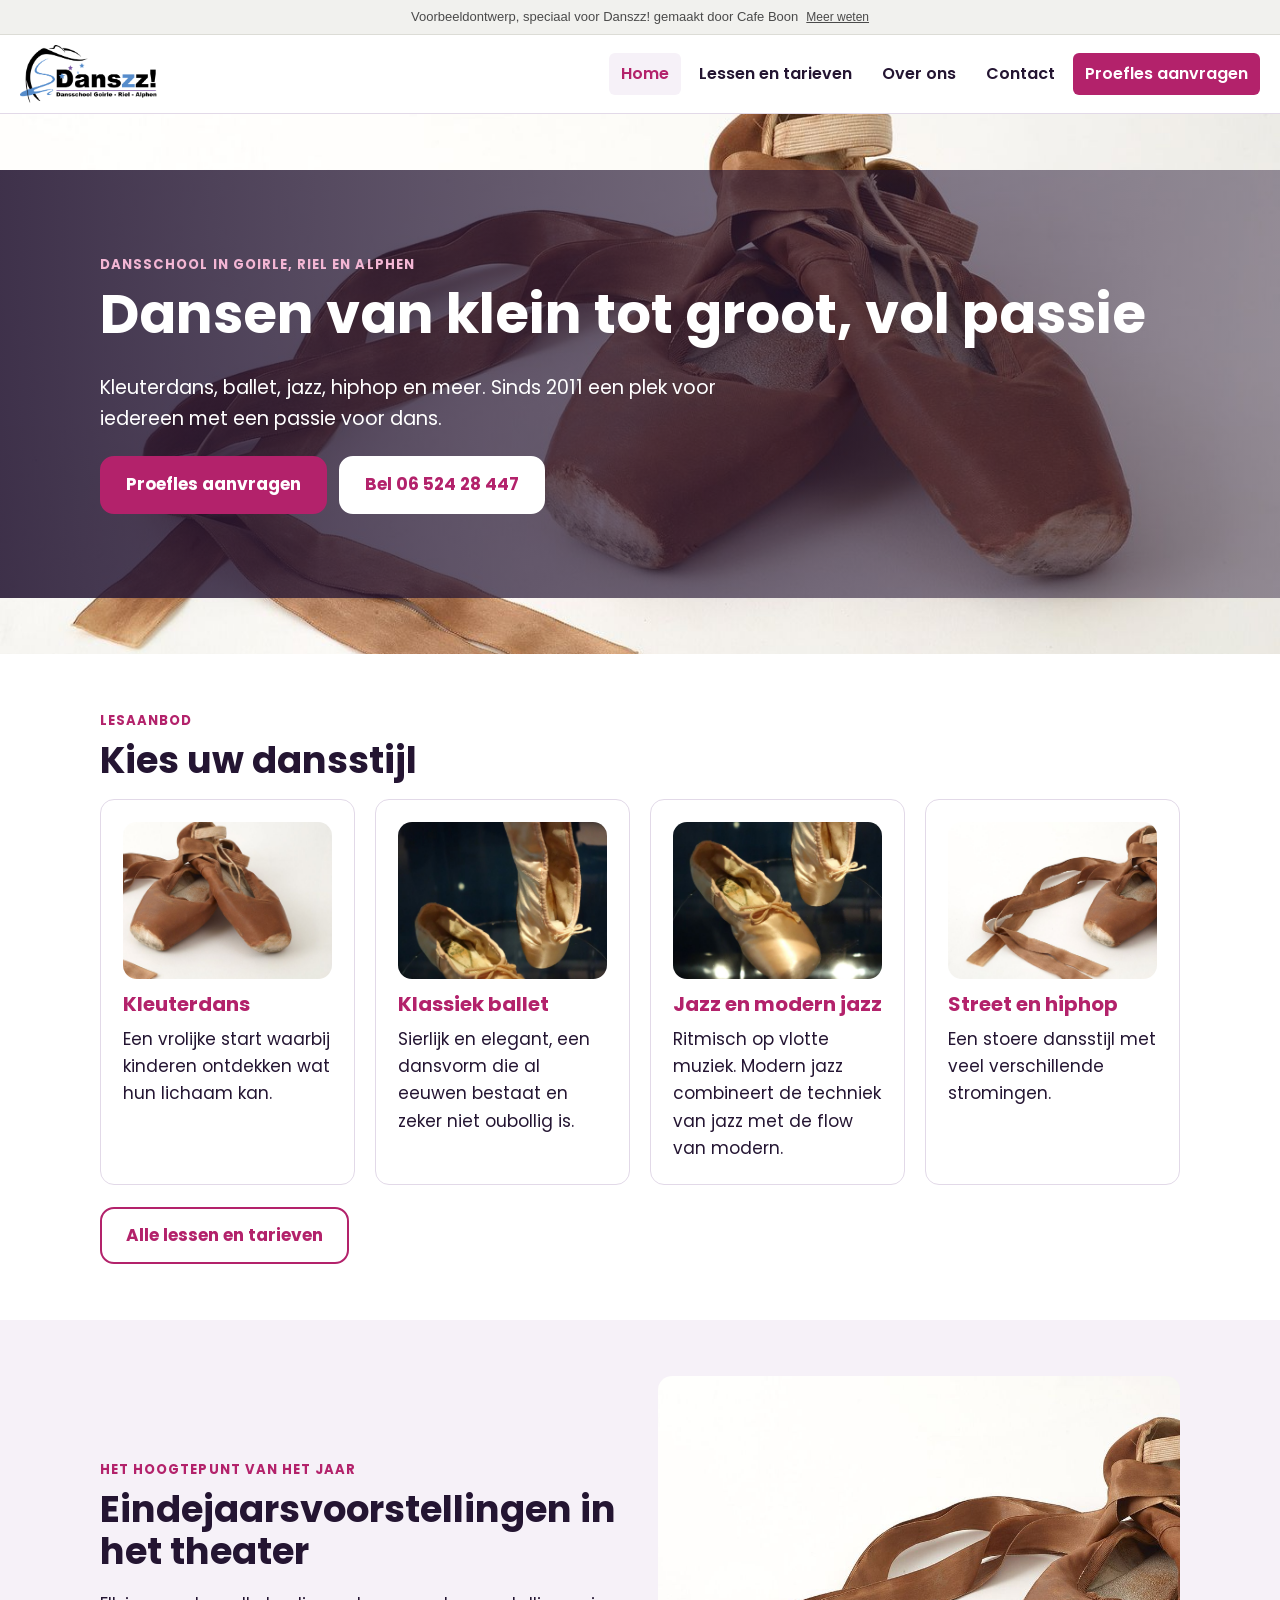
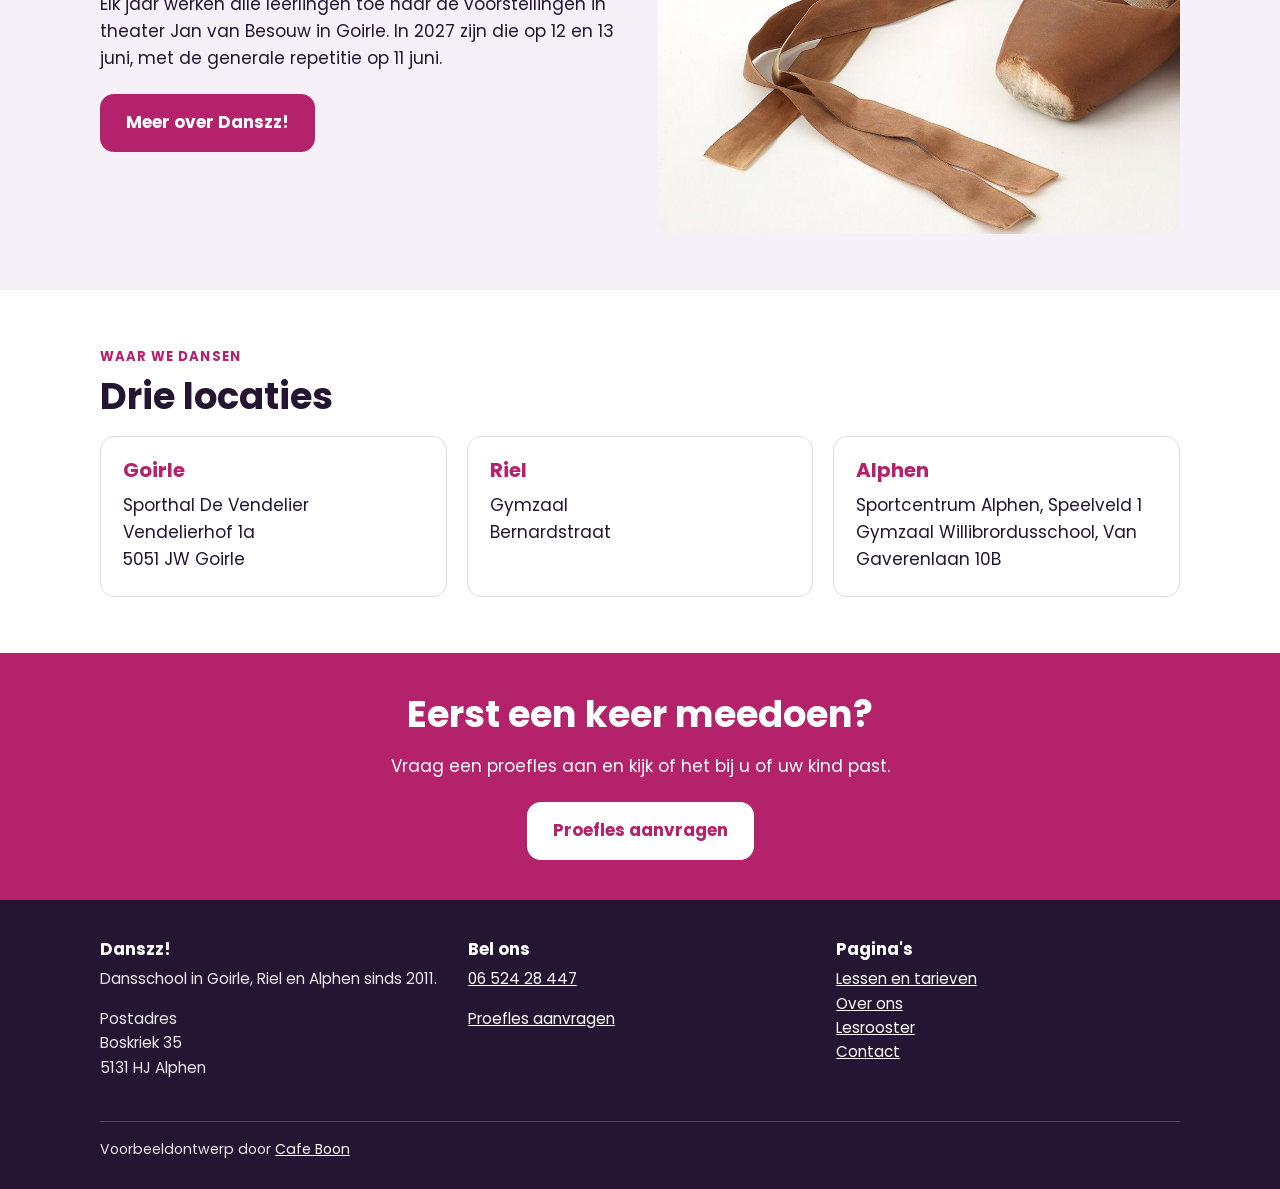
<file: index.html>
<!doctype html>
<html lang="nl">
<head>
<meta charset="utf-8">
<meta name="viewport" content="width=device-width, initial-scale=1">
<title>Danszz! Dansschool in Goirle, Riel en Alphen</title>
<meta name="description" content="Danszz! is een dansschool in Goirle, Riel en Alphen, vlakbij Breda. Kleuterdans, ballet, jazz en hiphop. Vraag een proefles aan.">
<meta name="robots" content="noindex">
<link rel="icon" href="images/favicon.png">
<meta property="og:title" content="Danszz! Dansschool in Goirle, Riel en Alphen">
<meta property="og:description" content="Danszz! is een dansschool in Goirle, Riel en Alphen, vlakbij Breda. Kleuterdans, ballet, jazz en hiphop. Vraag een proefles aan.">
<meta property="og:image" content="https://danszz.cafeboon.com/images/og.jpg">
<meta property="og:type" content="website">
<link rel="preconnect" href="https://fonts.googleapis.com">
<link rel="preconnect" href="https://fonts.gstatic.com" crossorigin>
<link href="https://fonts.googleapis.com/css2?family=Poppins:wght@400;500;600;700&display=swap" rel="stylesheet">
<link rel="stylesheet" href="style.css">
</head>
<body>
<div class="vb-banner" role="note"><span>Voorbeeldontwerp, speciaal voor Danszz! gemaakt door Cafe Boon</span><a href="https://cafeboon.com">Meer weten</a></div>
<header class="top">
<a class="brand" href="index.html"><img src="images/logo.png" alt="Danszz!" height="58"></a>
<nav><a aria-current="page" href="index.html">Home</a><a href="aanbod.html">Lessen en tarieven</a><a href="over.html">Over ons</a><a href="contact.html">Contact</a><a class="cta" href="contact.html#formulier">Proefles aanvragen</a></nav>
</header>
<main>
<section class="hero img" style="background-image:url(images/hero.jpg)"><div class="shade"><div class="wrap">
<p class="kicker" style="color:#f3b6d4">Dansschool in Goirle, Riel en Alphen</p><h1>Dansen van klein tot groot, vol passie</h1>
<p class="lead">Kleuterdans, ballet, jazz, hiphop en meer. Sinds 2011 een plek voor iedereen met een passie voor dans.</p>
<div class="btns"><a class="btn" href="contact.html#formulier">Proefles aanvragen</a><a class="btn light" href="tel:+31652428447">Bel 06 524 28 447</a></div></div></div></section>
<section><div class="wrap"><p class="kicker">Lesaanbod</p><h2>Kies uw dansstijl</h2><div class="grid"><div class="card"><img src="images/kleuters.jpg" alt="Kleuterdans"><h3>Kleuterdans</h3><p>Een vrolijke start waarbij kinderen ontdekken wat hun lichaam kan.</p></div><div class="card"><img src="images/ballet.jpg" alt="Klassiek ballet"><h3>Klassiek ballet</h3><p>Sierlijk en elegant, een dansvorm die al eeuwen bestaat en zeker niet oubollig is.</p></div><div class="card"><img src="images/podium.jpg" alt="Jazz en modern jazz"><h3>Jazz en modern jazz</h3><p>Ritmisch op vlotte muziek. Modern jazz combineert de techniek van jazz met de flow van modern.</p></div><div class="card"><img src="images/groep.jpg" alt="Street en hiphop"><h3>Street en hiphop</h3><p>Een stoere dansstijl met veel verschillende stromingen.</p></div></div>
<div class="btns"><a class="btn alt" href="aanbod.html">Alle lessen en tarieven</a></div></div></section>
<section class="alt"><div class="wrap split"><div><p class="kicker">Het hoogtepunt van het jaar</p><h2>Eindejaarsvoorstellingen in het theater</h2><p>Elk jaar werken alle leerlingen toe naar de voorstellingen in theater Jan van Besouw in Goirle. In 2027 zijn die op 12 en 13 juni, met de generale repetitie op 11 juni.</p><div class="btns"><a class="btn" href="over.html">Meer over Danszz!</a></div></div><img src="images/groep.jpg" alt=""></div></section>
<section><div class="wrap"><p class="kicker">Waar we dansen</p><h2>Drie locaties</h2><div class="grid">
<div class="card"><h3>Goirle</h3><p>Sporthal De Vendelier<br>Vendelierhof 1a<br>5051 JW Goirle</p></div>
<div class="card"><h3>Riel</h3><p>Gymzaal<br>Bernardstraat</p></div>
<div class="card"><h3>Alphen</h3><p>Sportcentrum Alphen, Speelveld 1<br>Gymzaal Willibrordusschool, Van Gaverenlaan 10B</p></div></div></div></section>
<section class="band"><div class="wrap"><h2>Eerst een keer meedoen?</h2><p>Vraag een proefles aan en kijk of het bij u of uw kind past.</p><div class="btns" style="justify-content:center"><a class="btn light" href="contact.html#formulier">Proefles aanvragen</a></div></div></section>
</main>
<footer>
<div class="wrap">
<div class="cols"><div><h3>Danszz!</h3><p>Dansschool in Goirle, Riel en Alphen sinds 2011.</p><p>Postadres<br>Boskriek 35<br>5131 HJ Alphen</p></div>
<div><h3>Bel ons</h3><p><a href="tel:+31652428447">06 524 28 447</a></p><p><a href="contact.html#formulier">Proefles aanvragen</a></p></div>
<div><h3>Pagina's</h3><p><a href="aanbod.html">Lessen en tarieven</a><br><a href="over.html">Over ons</a><br><a href="binnenkort.html">Lesrooster</a><br><a href="contact.html">Contact</a></p></div></div>
<div class="credit">Voorbeeldontwerp door <a href="https://cafeboon.com">Cafe Boon</a></div>
</div>
</footer>
<script>
document.querySelectorAll('form.vf').forEach(function(f){f.addEventListener('submit',function(e){e.preventDefault();var o=f.querySelector('.vf-ok');if(o){o.classList.add('show');o.scrollIntoView({block:'center'});}f.reset();});});
</script>
</body>
</html>
</file>
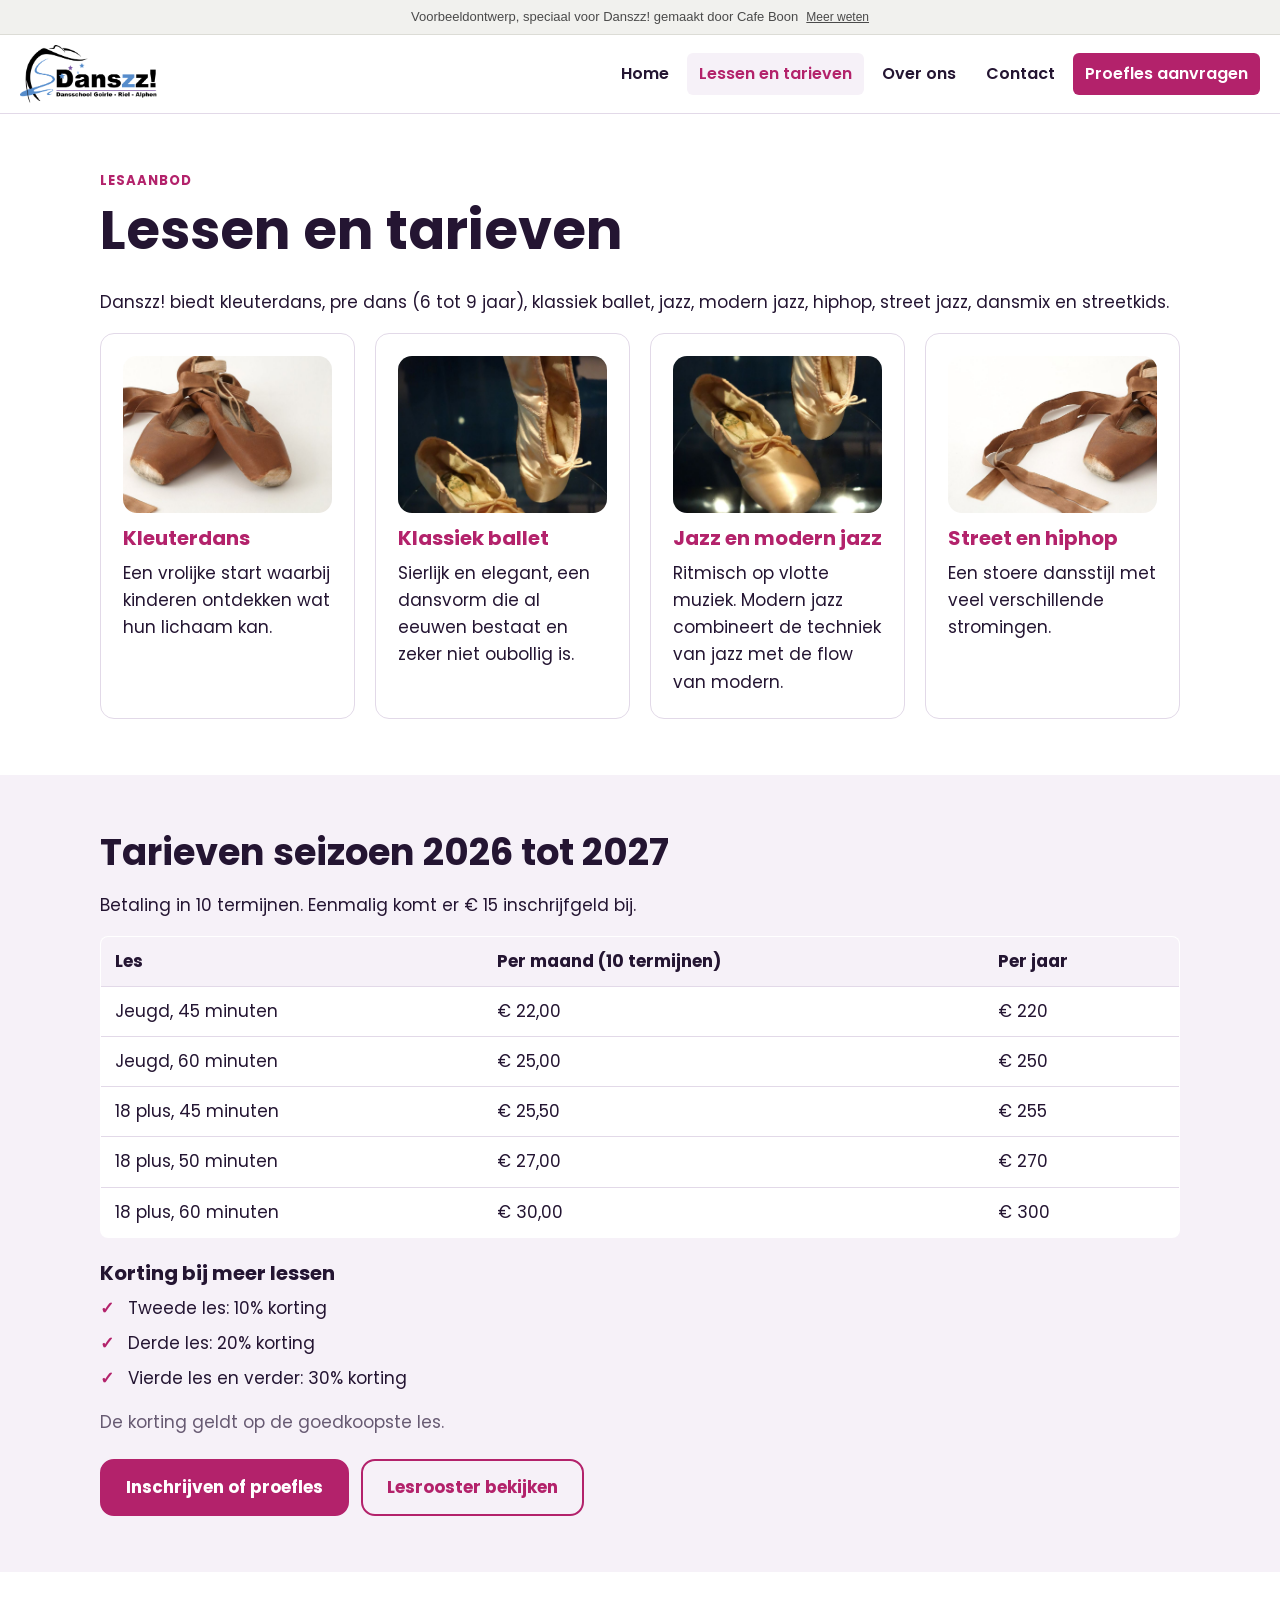
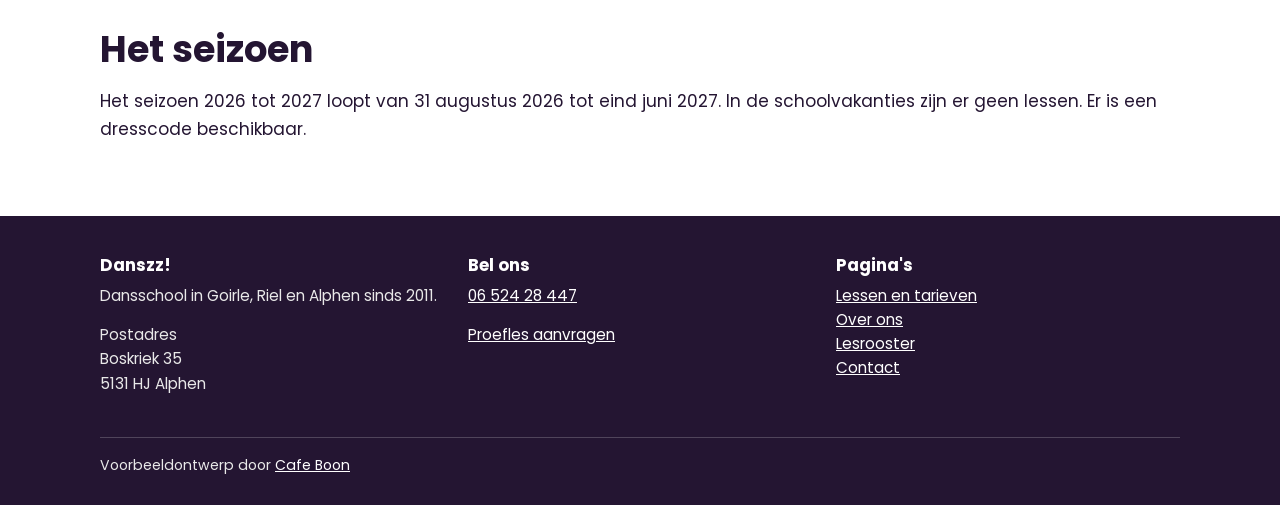
<file: aanbod.html>
<!doctype html>
<html lang="nl">
<head>
<meta charset="utf-8">
<meta name="viewport" content="width=device-width, initial-scale=1">
<title>Lessen en tarieven | Danszz! dansschool</title>
<meta name="description" content="Kleuterdans, klassiek ballet, jazz, modern jazz en hiphop bij Danszz! Bekijk de tarieven voor seizoen 2026 tot 2027.">
<meta name="robots" content="noindex">
<link rel="icon" href="images/favicon.png">
<meta property="og:title" content="Lessen en tarieven | Danszz! dansschool">
<meta property="og:description" content="Kleuterdans, klassiek ballet, jazz, modern jazz en hiphop bij Danszz! Bekijk de tarieven voor seizoen 2026 tot 2027.">
<meta property="og:image" content="https://danszz.cafeboon.com/images/og.jpg">
<meta property="og:type" content="website">
<link rel="preconnect" href="https://fonts.googleapis.com">
<link rel="preconnect" href="https://fonts.gstatic.com" crossorigin>
<link href="https://fonts.googleapis.com/css2?family=Poppins:wght@400;500;600;700&display=swap" rel="stylesheet">
<link rel="stylesheet" href="style.css">
</head>
<body>
<div class="vb-banner" role="note"><span>Voorbeeldontwerp, speciaal voor Danszz! gemaakt door Cafe Boon</span><a href="https://cafeboon.com">Meer weten</a></div>
<header class="top">
<a class="brand" href="index.html"><img src="images/logo.png" alt="Danszz!" height="58"></a>
<nav><a href="index.html">Home</a><a aria-current="page" href="aanbod.html">Lessen en tarieven</a><a href="over.html">Over ons</a><a href="contact.html">Contact</a><a class="cta" href="contact.html#formulier">Proefles aanvragen</a></nav>
</header>
<main>
<section><div class="wrap"><p class="kicker">Lesaanbod</p><h1>Lessen en tarieven</h1>
<p>Danszz! biedt kleuterdans, pre dans (6 tot 9 jaar), klassiek ballet, jazz, modern jazz, hiphop, street jazz, dansmix en streetkids.</p><div class="grid"><div class="card"><img src="images/kleuters.jpg" alt="Kleuterdans"><h3>Kleuterdans</h3><p>Een vrolijke start waarbij kinderen ontdekken wat hun lichaam kan.</p></div><div class="card"><img src="images/ballet.jpg" alt="Klassiek ballet"><h3>Klassiek ballet</h3><p>Sierlijk en elegant, een dansvorm die al eeuwen bestaat en zeker niet oubollig is.</p></div><div class="card"><img src="images/podium.jpg" alt="Jazz en modern jazz"><h3>Jazz en modern jazz</h3><p>Ritmisch op vlotte muziek. Modern jazz combineert de techniek van jazz met de flow van modern.</p></div><div class="card"><img src="images/groep.jpg" alt="Street en hiphop"><h3>Street en hiphop</h3><p>Een stoere dansstijl met veel verschillende stromingen.</p></div></div></div></section>
<section class="alt"><div class="wrap"><h2>Tarieven seizoen 2026 tot 2027</h2><p>Betaling in 10 termijnen. Eenmalig komt er € 15 inschrijfgeld bij.</p><table class="t"><tr><th>Les</th><th>Per maand (10 termijnen)</th><th>Per jaar</th></tr>
<tr><td>Jeugd, 45 minuten</td><td>€ 22,00</td><td>€ 220</td></tr><tr><td>Jeugd, 60 minuten</td><td>€ 25,00</td><td>€ 250</td></tr>
<tr><td>18 plus, 45 minuten</td><td>€ 25,50</td><td>€ 255</td></tr><tr><td>18 plus, 50 minuten</td><td>€ 27,00</td><td>€ 270</td></tr><tr><td>18 plus, 60 minuten</td><td>€ 30,00</td><td>€ 300</td></tr></table>
<h3 style="margin-top:24px">Korting bij meer lessen</h3><ul class="ticks"><li>Tweede les: 10% korting</li><li>Derde les: 20% korting</li><li>Vierde les en verder: 30% korting</li></ul><p class="pgmeta">De korting geldt op de goedkoopste les.</p>
<div class="btns"><a class="btn" href="contact.html#formulier">Inschrijven of proefles</a><a class="btn alt" href="binnenkort.html">Lesrooster bekijken</a></div></div></section>
<section><div class="wrap"><h2>Het seizoen</h2><p>Het seizoen 2026 tot 2027 loopt van 31 augustus 2026 tot eind juni 2027. In de schoolvakanties zijn er geen lessen. Er is een dresscode beschikbaar.</p></div></section>
</main>
<footer>
<div class="wrap">
<div class="cols"><div><h3>Danszz!</h3><p>Dansschool in Goirle, Riel en Alphen sinds 2011.</p><p>Postadres<br>Boskriek 35<br>5131 HJ Alphen</p></div>
<div><h3>Bel ons</h3><p><a href="tel:+31652428447">06 524 28 447</a></p><p><a href="contact.html#formulier">Proefles aanvragen</a></p></div>
<div><h3>Pagina's</h3><p><a href="aanbod.html">Lessen en tarieven</a><br><a href="over.html">Over ons</a><br><a href="binnenkort.html">Lesrooster</a><br><a href="contact.html">Contact</a></p></div></div>
<div class="credit">Voorbeeldontwerp door <a href="https://cafeboon.com">Cafe Boon</a></div>
</div>
</footer>
<script>
document.querySelectorAll('form.vf').forEach(function(f){f.addEventListener('submit',function(e){e.preventDefault();var o=f.querySelector('.vf-ok');if(o){o.classList.add('show');o.scrollIntoView({block:'center'});}f.reset();});});
</script>
</body>
</html>
</file>
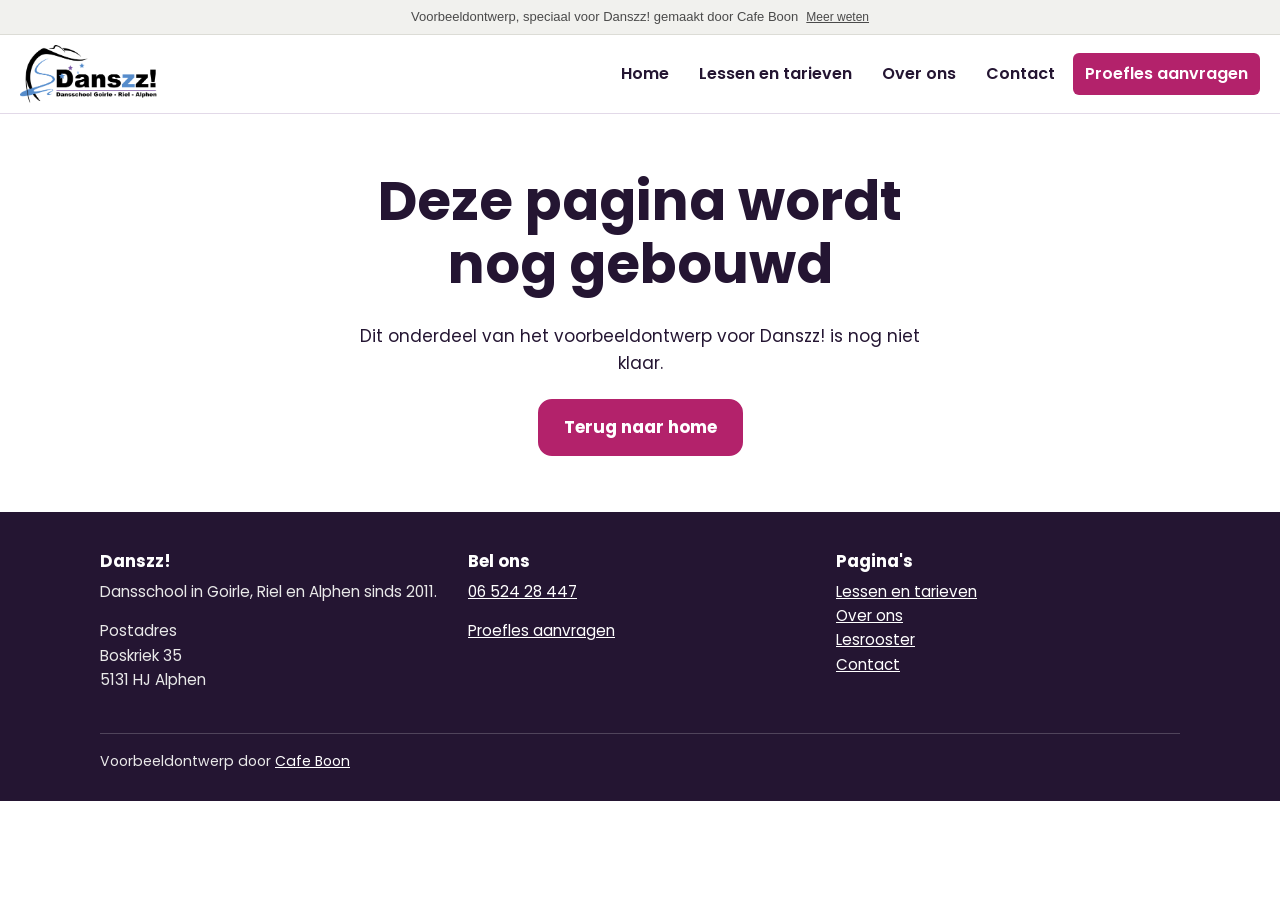
<file: binnenkort.html>
<!doctype html>
<html lang="nl">
<head>
<meta charset="utf-8">
<meta name="viewport" content="width=device-width, initial-scale=1">
<title>Binnenkort | Danszz!</title>
<meta name="description" content="Deze pagina wordt nog gebouwd.">
<meta name="robots" content="noindex">
<link rel="icon" href="images/favicon.png">
<meta property="og:title" content="Binnenkort | Danszz!">
<meta property="og:description" content="Deze pagina wordt nog gebouwd.">
<meta property="og:image" content="https://danszz.cafeboon.com/images/og.jpg">
<meta property="og:type" content="website">
<link rel="preconnect" href="https://fonts.googleapis.com">
<link rel="preconnect" href="https://fonts.gstatic.com" crossorigin>
<link href="https://fonts.googleapis.com/css2?family=Poppins:wght@400;500;600;700&display=swap" rel="stylesheet">
<link rel="stylesheet" href="style.css">
</head>
<body>
<div class="vb-banner" role="note"><span>Voorbeeldontwerp, speciaal voor Danszz! gemaakt door Cafe Boon</span><a href="https://cafeboon.com">Meer weten</a></div>
<header class="top">
<a class="brand" href="index.html"><img src="images/logo.png" alt="Danszz!" height="58"></a>
<nav><a href="index.html">Home</a><a href="aanbod.html">Lessen en tarieven</a><a href="over.html">Over ons</a><a href="contact.html">Contact</a><a class="cta" href="contact.html#formulier">Proefles aanvragen</a></nav>
</header>
<main>
<section><div class="wrap" style="text-align:center;max-width:640px">
<h1>Deze pagina wordt nog gebouwd</h1>
<p>Dit onderdeel van het voorbeeldontwerp voor Danszz! is nog niet klaar.</p>
<div class="btns" style="justify-content:center"><a class="btn" href="index.html">Terug naar home</a></div>
</div></section>
</main>
<footer>
<div class="wrap">
<div class="cols"><div><h3>Danszz!</h3><p>Dansschool in Goirle, Riel en Alphen sinds 2011.</p><p>Postadres<br>Boskriek 35<br>5131 HJ Alphen</p></div>
<div><h3>Bel ons</h3><p><a href="tel:+31652428447">06 524 28 447</a></p><p><a href="contact.html#formulier">Proefles aanvragen</a></p></div>
<div><h3>Pagina's</h3><p><a href="aanbod.html">Lessen en tarieven</a><br><a href="over.html">Over ons</a><br><a href="binnenkort.html">Lesrooster</a><br><a href="contact.html">Contact</a></p></div></div>
<div class="credit">Voorbeeldontwerp door <a href="https://cafeboon.com">Cafe Boon</a></div>
</div>
</footer>
<script>
document.querySelectorAll('form.vf').forEach(function(f){f.addEventListener('submit',function(e){e.preventDefault();var o=f.querySelector('.vf-ok');if(o){o.classList.add('show');o.scrollIntoView({block:'center'});}f.reset();});});
</script>
</body>
</html>
</file>
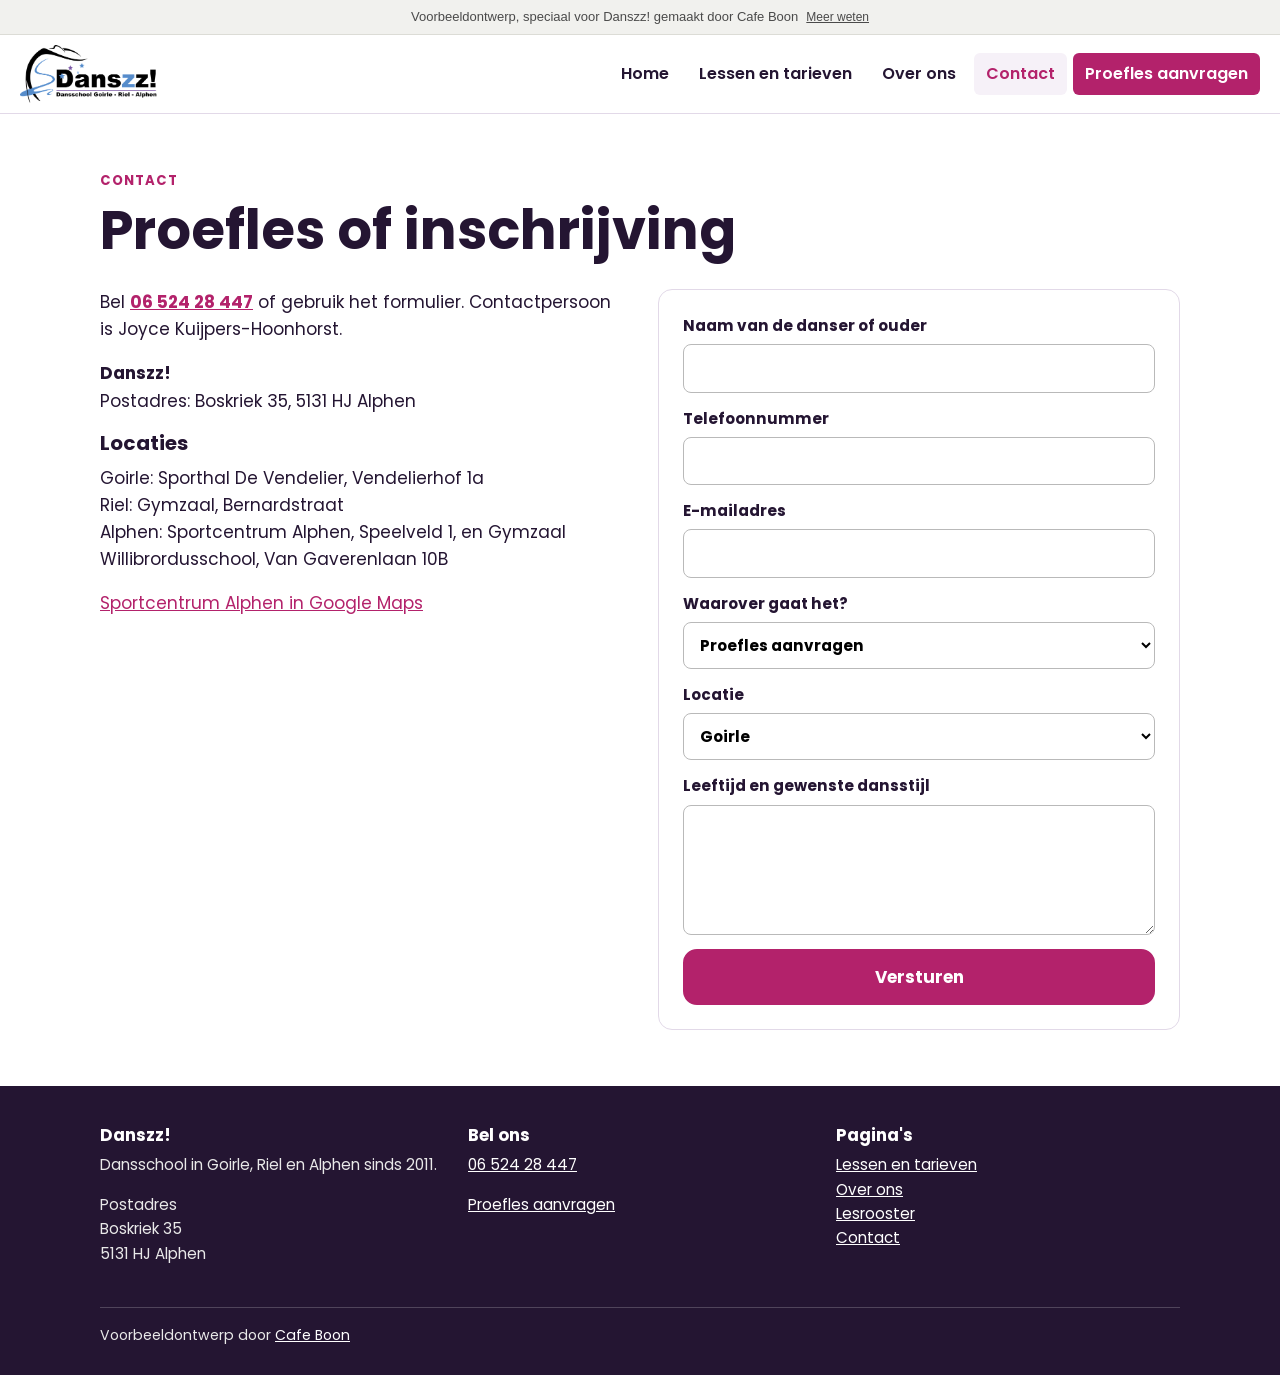
<file: contact.html>
<!doctype html>
<html lang="nl">
<head>
<meta charset="utf-8">
<meta name="viewport" content="width=device-width, initial-scale=1">
<title>Contact en proefles | Danszz! dansschool</title>
<meta name="description" content="Bel 06 524 28 447 of vraag een proefles aan bij Danszz! in Goirle, Riel of Alphen.">
<meta name="robots" content="noindex">
<link rel="icon" href="images/favicon.png">
<meta property="og:title" content="Contact en proefles | Danszz! dansschool">
<meta property="og:description" content="Bel 06 524 28 447 of vraag een proefles aan bij Danszz! in Goirle, Riel of Alphen.">
<meta property="og:image" content="https://danszz.cafeboon.com/images/og.jpg">
<meta property="og:type" content="website">
<link rel="preconnect" href="https://fonts.googleapis.com">
<link rel="preconnect" href="https://fonts.gstatic.com" crossorigin>
<link href="https://fonts.googleapis.com/css2?family=Poppins:wght@400;500;600;700&display=swap" rel="stylesheet">
<link rel="stylesheet" href="style.css">
</head>
<body>
<div class="vb-banner" role="note"><span>Voorbeeldontwerp, speciaal voor Danszz! gemaakt door Cafe Boon</span><a href="https://cafeboon.com">Meer weten</a></div>
<header class="top">
<a class="brand" href="index.html"><img src="images/logo.png" alt="Danszz!" height="58"></a>
<nav><a href="index.html">Home</a><a href="aanbod.html">Lessen en tarieven</a><a href="over.html">Over ons</a><a aria-current="page" href="contact.html">Contact</a><a class="cta" href="contact.html#formulier">Proefles aanvragen</a></nav>
</header>
<main>
<section><div class="wrap"><p class="kicker">Contact</p><h1>Proefles of inschrijving</h1>
<div class="split" style="align-items:start"><div><p>Bel <a href="tel:+31652428447"><strong>06 524 28 447</strong></a> of gebruik het formulier. Contactpersoon is Joyce Kuijpers-Hoonhorst.</p><p><strong>Danszz!</strong><br>Postadres: Boskriek 35, 5131 HJ Alphen</p>
<h3>Locaties</h3><p>Goirle: Sporthal De Vendelier, Vendelierhof 1a<br>Riel: Gymzaal, Bernardstraat<br>Alphen: Sportcentrum Alphen, Speelveld 1, en Gymzaal Willibrordusschool, Van Gaverenlaan 10B</p><p><a href="https://www.google.com/maps/search/?api=1&query=Speelveld+1+Alphen">Sportcentrum Alphen in Google Maps</a></p></div>
<div><form class="vf" id="formulier" action="#"><label>Naam van de danser of ouder<input type="text" name="naam"></label><label>Telefoonnummer<input type="tel" name="tel"></label><label>E-mailadres<input type="email" name="mail"></label><label>Waarover gaat het?<select name="onderwerp"><option>Proefles aanvragen</option><option>Inschrijven</option><option>Vraag over de lessen</option></select></label><label>Locatie<select name="locatie"><option>Goirle</option><option>Riel</option><option>Alphen</option></select></label><label>Leeftijd en gewenste dansstijl<textarea name="bericht"></textarea></label><button class="btn" type="submit">Versturen</button><div class="vf-ok" role="status">Dit is een voorbeeldsite van Cafe Boon. Er is niets verstuurd. Op de echte website komt uw bericht direct bij het bedrijf aan.</div></form></div></div></div></section>
</main>
<footer>
<div class="wrap">
<div class="cols"><div><h3>Danszz!</h3><p>Dansschool in Goirle, Riel en Alphen sinds 2011.</p><p>Postadres<br>Boskriek 35<br>5131 HJ Alphen</p></div>
<div><h3>Bel ons</h3><p><a href="tel:+31652428447">06 524 28 447</a></p><p><a href="contact.html#formulier">Proefles aanvragen</a></p></div>
<div><h3>Pagina's</h3><p><a href="aanbod.html">Lessen en tarieven</a><br><a href="over.html">Over ons</a><br><a href="binnenkort.html">Lesrooster</a><br><a href="contact.html">Contact</a></p></div></div>
<div class="credit">Voorbeeldontwerp door <a href="https://cafeboon.com">Cafe Boon</a></div>
</div>
</footer>
<script>
document.querySelectorAll('form.vf').forEach(function(f){f.addEventListener('submit',function(e){e.preventDefault();var o=f.querySelector('.vf-ok');if(o){o.classList.add('show');o.scrollIntoView({block:'center'});}f.reset();});});
</script>
</body>
</html>
</file>
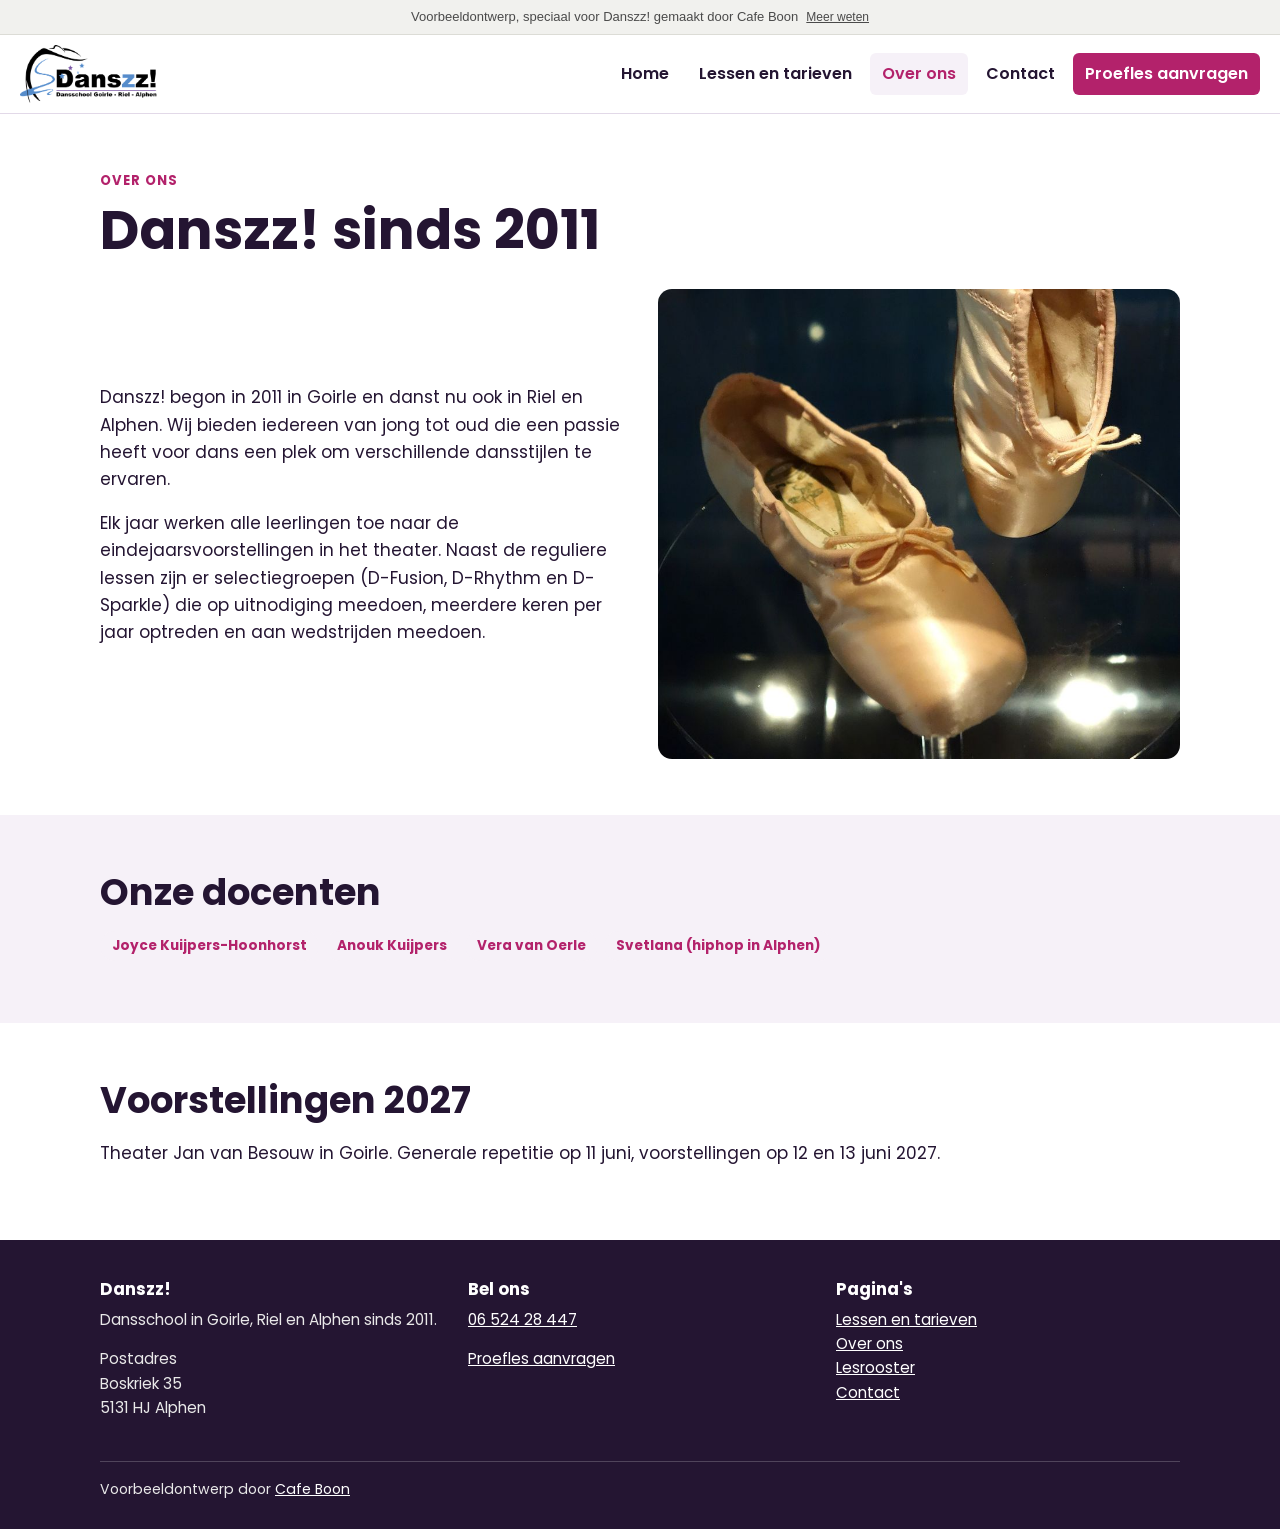
<file: over.html>
<!doctype html>
<html lang="nl">
<head>
<meta charset="utf-8">
<meta name="viewport" content="width=device-width, initial-scale=1">
<title>Over Danszz! | Dansschool sinds 2011</title>
<meta name="description" content="Danszz! danst sinds 2011 in Goirle, Riel en Alphen. Docenten, selectiegroepen en de eindejaarsvoorstellingen.">
<meta name="robots" content="noindex">
<link rel="icon" href="images/favicon.png">
<meta property="og:title" content="Over Danszz! | Dansschool sinds 2011">
<meta property="og:description" content="Danszz! danst sinds 2011 in Goirle, Riel en Alphen. Docenten, selectiegroepen en de eindejaarsvoorstellingen.">
<meta property="og:image" content="https://danszz.cafeboon.com/images/og.jpg">
<meta property="og:type" content="website">
<link rel="preconnect" href="https://fonts.googleapis.com">
<link rel="preconnect" href="https://fonts.gstatic.com" crossorigin>
<link href="https://fonts.googleapis.com/css2?family=Poppins:wght@400;500;600;700&display=swap" rel="stylesheet">
<link rel="stylesheet" href="style.css">
</head>
<body>
<div class="vb-banner" role="note"><span>Voorbeeldontwerp, speciaal voor Danszz! gemaakt door Cafe Boon</span><a href="https://cafeboon.com">Meer weten</a></div>
<header class="top">
<a class="brand" href="index.html"><img src="images/logo.png" alt="Danszz!" height="58"></a>
<nav><a href="index.html">Home</a><a href="aanbod.html">Lessen en tarieven</a><a aria-current="page" href="over.html">Over ons</a><a href="contact.html">Contact</a><a class="cta" href="contact.html#formulier">Proefles aanvragen</a></nav>
</header>
<main>
<section><div class="wrap"><p class="kicker">Over ons</p><h1>Danszz! sinds 2011</h1>
<div class="split"><div><p>Danszz! begon in 2011 in Goirle en danst nu ook in Riel en Alphen. Wij bieden iedereen van jong tot oud die een passie heeft voor dans een plek om verschillende dansstijlen te ervaren.</p>
<p>Elk jaar werken alle leerlingen toe naar de eindejaarsvoorstellingen in het theater. Naast de reguliere lessen zijn er selectiegroepen (D-Fusion, D-Rhythm en D-Sparkle) die op uitnodiging meedoen, meerdere keren per jaar optreden en aan wedstrijden meedoen.</p></div><img src="images/podium.jpg" alt=""></div></div></section>
<section class="alt"><div class="wrap"><h2>Onze docenten</h2><span class="pill">Joyce Kuijpers-Hoonhorst</span><span class="pill">Anouk Kuijpers</span><span class="pill">Vera van Oerle</span><span class="pill">Svetlana (hiphop in Alphen)</span></div></section>
<section><div class="wrap"><h2>Voorstellingen 2027</h2><p>Theater Jan van Besouw in Goirle. Generale repetitie op 11 juni, voorstellingen op 12 en 13 juni 2027.</p></div></section>
</main>
<footer>
<div class="wrap">
<div class="cols"><div><h3>Danszz!</h3><p>Dansschool in Goirle, Riel en Alphen sinds 2011.</p><p>Postadres<br>Boskriek 35<br>5131 HJ Alphen</p></div>
<div><h3>Bel ons</h3><p><a href="tel:+31652428447">06 524 28 447</a></p><p><a href="contact.html#formulier">Proefles aanvragen</a></p></div>
<div><h3>Pagina's</h3><p><a href="aanbod.html">Lessen en tarieven</a><br><a href="over.html">Over ons</a><br><a href="binnenkort.html">Lesrooster</a><br><a href="contact.html">Contact</a></p></div></div>
<div class="credit">Voorbeeldontwerp door <a href="https://cafeboon.com">Cafe Boon</a></div>
</div>
</footer>
<script>
document.querySelectorAll('form.vf').forEach(function(f){f.addEventListener('submit',function(e){e.preventDefault();var o=f.querySelector('.vf-ok');if(o){o.classList.add('show');o.scrollIntoView({block:'center'});}f.reset();});});
</script>
</body>
</html>
</file>
<file: style.css>
:root{--c1:#b3226b;--c2:#241532;--ink:#241532;--mut:#675a72;--bg:#fff;--soft:#f6f1f8;--line:#e2d9e8;--onc1:#fff;--onc2:#fff;--hf:'Poppins',Arial,sans-serif;--bf:'Poppins',Arial,sans-serif}
*{box-sizing:border-box}
html{scroll-behavior:smooth}
body{margin:0;font-family:var(--bf);color:var(--ink);background:var(--bg);line-height:1.6;font-size:17px;-webkit-text-size-adjust:100%}
img{max-width:100%;height:auto;display:block}
a{color:var(--c1)}
h1,h2,h3{font-family:var(--hf);line-height:1.15;margin:0 0 .5em;font-weight:700;}
h1{font-size:clamp(2rem,5.5vw,3.4rem)}
h2{font-size:clamp(1.6rem,3.6vw,2.3rem)}
h3{font-size:1.25rem}
p{margin:0 0 1em}
.vb-banner{background:#f1f1ee;color:#4a4a4a;font:13px/1.4 Arial,Helvetica,sans-serif;padding:8px 16px;text-align:center;border-bottom:1px solid #dcdcd6}
.vb-banner a{color:#4a4a4a;margin-left:8px;text-decoration:underline;font-size:12px}
header.top{position:sticky;top:0;z-index:50;background:var(--bg);border-bottom:1px solid var(--line);display:flex;flex-wrap:wrap;align-items:center;justify-content:space-between;gap:8px 20px;padding:10px 20px}
.brand{display:flex;align-items:center;gap:10px;text-decoration:none;color:var(--ink);font-family:var(--hf);font-weight:700}
.brand img{height:58px;width:auto}
nav{display:flex;flex-wrap:wrap;gap:4px 6px}
nav a{padding:8px 12px;text-decoration:none;color:var(--ink);font-weight:600;border-radius:6px;font-size:16px}
nav a:hover,nav a[aria-current]{background:var(--soft);color:var(--c1)}
nav a.cta{background:var(--c1);color:var(--onc1)}
.wrap{max-width:1120px;margin:0 auto;padding:0 20px}
section{padding:56px 0}
section.alt{background:var(--soft)}
.btn{display:inline-block;background:var(--c1);color:var(--onc1);padding:13px 24px;border-radius:14px;text-decoration:none;font-weight:700;border:2px solid var(--c1);cursor:pointer;font-size:17px;font-family:var(--bf)}
.btn.alt{background:transparent;color:var(--c1)}
.btn.light{background:#fff;color:var(--c1);border-color:#fff}
.btns{display:flex;flex-wrap:wrap;gap:12px;margin-top:22px}
.hero{position:relative;color:var(--onc2);background:var(--c2)}
.hero.img{background-size:cover;background-position:center}
.hero .shade{background:linear-gradient(90deg,rgba(36,21,50,.88),rgba(36,21,50,.45));padding:84px 0}
.hero p.lead{font-size:1.2rem;max-width:640px}
.hero h1,.hero p{color:var(--onc2)}
.split{display:grid;grid-template-columns:1fr 1fr;gap:36px;align-items:center}
.split img{border-radius:14px;width:100%}
.grid{display:grid;grid-template-columns:repeat(auto-fit,minmax(250px,1fr));gap:20px}
.card{background:#fff;border:1px solid var(--line);border-radius:14px;padding:22px}
.card h3{color:var(--c1)}
.card p:last-child{margin-bottom:0}
.card img{border-radius:14px;margin-bottom:14px;width:100%;aspect-ratio:4/3;object-fit:cover}
.kicker{text-transform:uppercase;letter-spacing:.08em;font-size:.82rem;font-weight:700;color:var(--c1);margin-bottom:8px}
.steps{counter-reset:s;list-style:none;padding:0;margin:0;display:grid;grid-template-columns:repeat(auto-fit,minmax(220px,1fr));gap:18px}
.steps li{counter-increment:s;background:#fff;border:1px solid var(--line);border-radius:14px;padding:18px 18px 18px 64px;position:relative}
.steps li:before{content:counter(s);position:absolute;left:16px;top:16px;width:34px;height:34px;border-radius:50%;background:var(--c1);color:var(--onc1);display:flex;align-items:center;justify-content:center;font-weight:800}
.ticks{list-style:none;padding:0;margin:0 0 1em}
.ticks li{padding-left:28px;position:relative;margin-bottom:8px}
.ticks li:before{content:"\2713";position:absolute;left:0;color:var(--c1);font-weight:800}
table.t{width:100%;border-collapse:collapse;background:#fff;border:1px solid var(--line);border-radius:8px;overflow:hidden}
table.t th,table.t td{text-align:left;padding:11px 14px;border-bottom:1px solid var(--line)}
table.t th{background:var(--soft)}
.pgmeta{color:var(--mut)}
form.vf{display:grid;gap:14px;background:#fff;border:1px solid var(--line);border-radius:14px;padding:24px}
form.vf label{font-weight:700;display:grid;gap:6px;font-size:.95rem}
form.vf input,form.vf textarea,form.vf select{font:inherit;padding:11px 12px;border:1px solid #b9b9b9;border-radius:8px;width:100%;background:#fff}
form.vf textarea{min-height:130px}
.vf-ok{background:#e9f6ec;border:1px solid #8cc79a;color:#1d4a2a;padding:14px 16px;border-radius:8px;display:none}
.vf-ok.show{display:block}
.band{background:var(--c1);color:var(--onc1);padding:40px 0;text-align:center}
.band h2,.band p{color:var(--onc1)}
footer{background:#241532;color:#e9e9e9;padding:40px 0 28px;font-size:.95rem}
footer a{color:#fff}
footer .cols{display:grid;grid-template-columns:repeat(auto-fit,minmax(220px,1fr));gap:24px}
footer h3{color:#fff;font-size:1.05rem}
.credit{border-top:1px solid rgba(255,255,255,.2);margin-top:26px;padding-top:16px;font-size:.88rem}
.pill{display:inline-block;background:var(--soft);color:var(--c1);border-radius:999px;padding:4px 12px;font-size:.85rem;font-weight:700;margin:0 6px 6px 0}
@media(max-width:760px){
body{font-size:16px}
.split{grid-template-columns:1fr !important}
section{padding:40px 0}
.hero .shade{padding:48px 0}
header.top{padding:8px 12px}
nav a{padding:7px 10px;font-size:15px}
.btn{width:100%;text-align:center}
}
</file>
